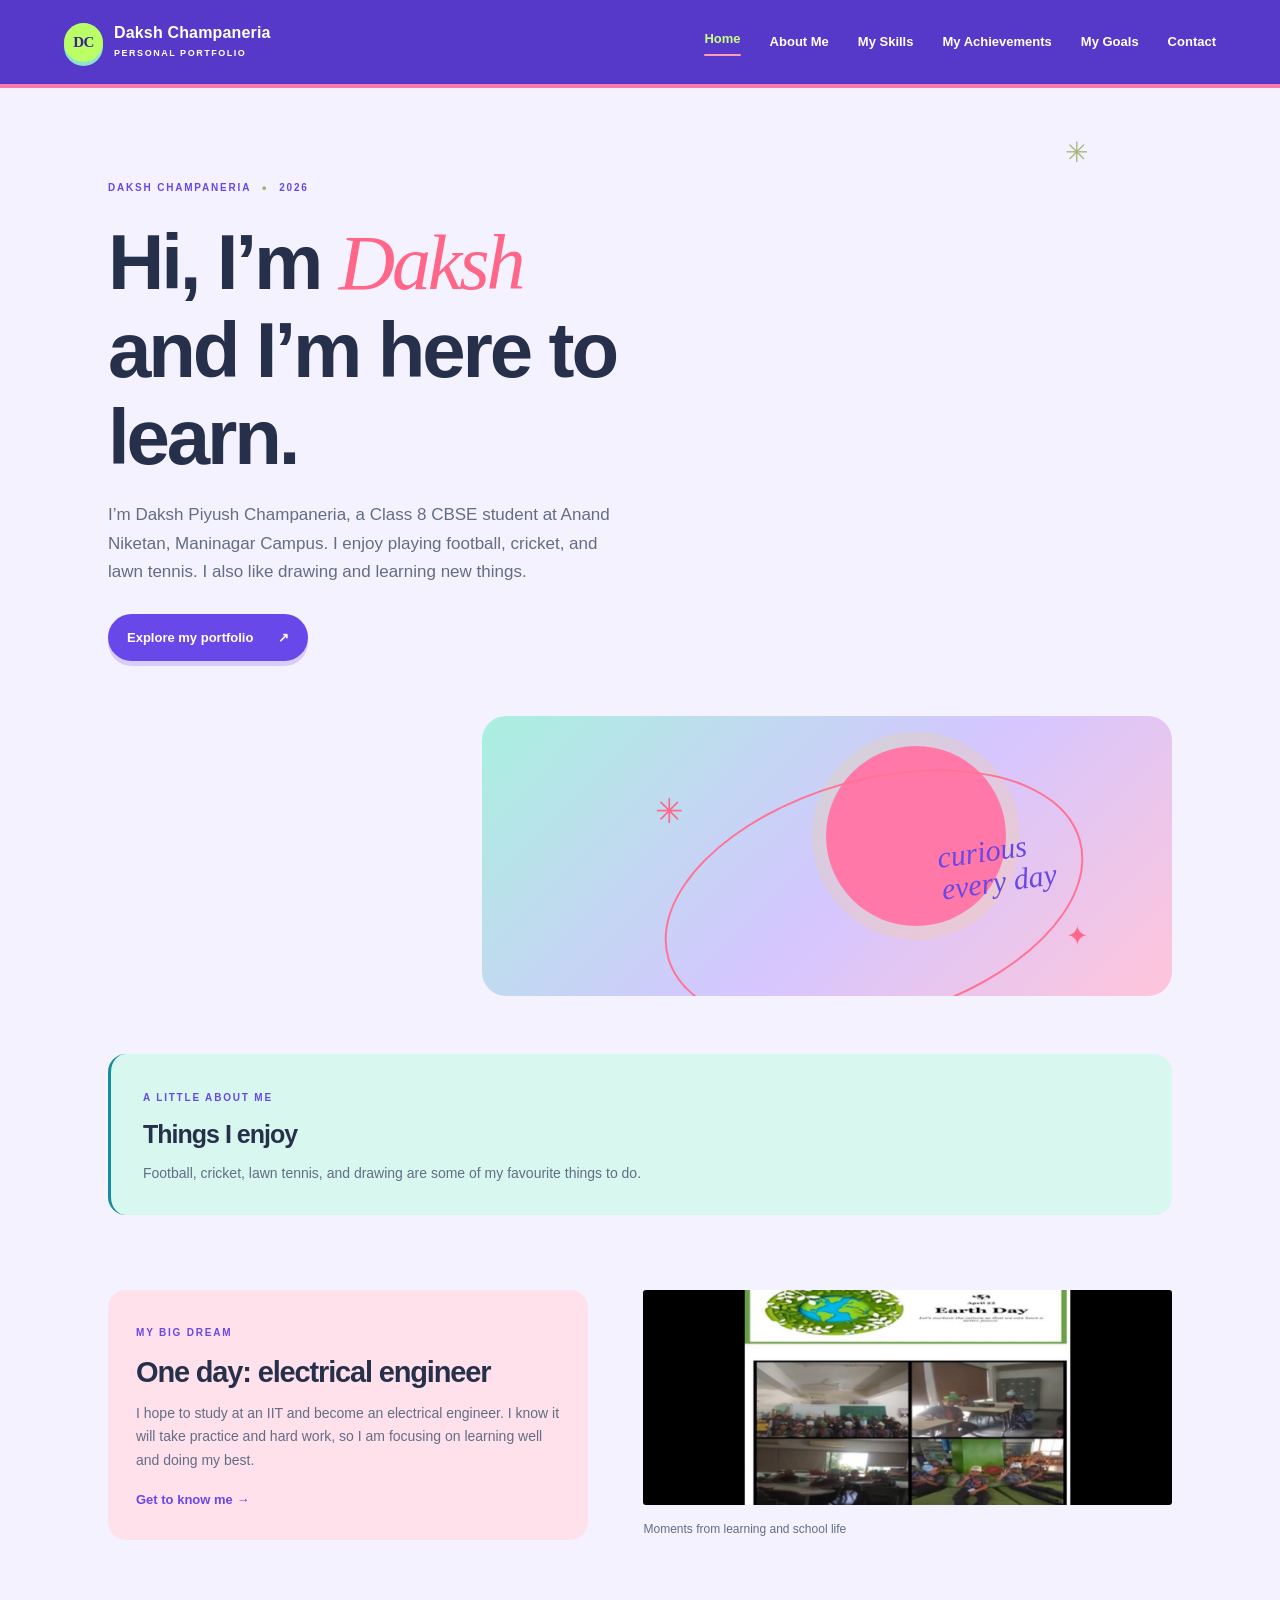
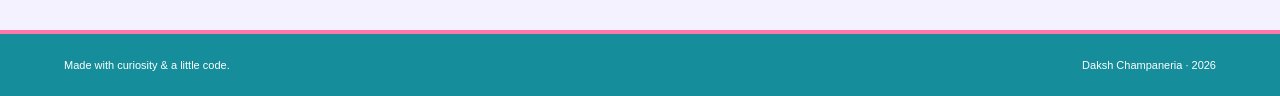
<file: index.html>
<!DOCTYPE html>
<html lang="en">
  <head>
    <meta charset="utf-8">
    <meta content="width=device-width, initial-scale=1" name="viewport">
    <meta content="A student portfolio with learning, projects, and goals." name="description">
    <title>Home | Daksh Champaneria</title>
    <link href="assets/css/style.css" rel="stylesheet">
    <script defer="" src="assets/js/main.js"></script>
  </head>
  <body>
    <a class="skip-link" href="#main">Skip to content</a>
    <header class="site-header">
      <a class="brand" href="index.html"><span class="brand-mark">DC</span><span>Daksh Champaneria<br><small>PERSONAL PORTFOLIO</small></span></a>
      <button aria-controls="site-nav" aria-expanded="false" class="menu-toggle">Menu <span>☰</span></button>
      <nav aria-label="Main navigation" class="site-nav" id="site-nav">
        <a aria-current="page" href="index.html">Home</a>
        <a href="about.html">About Me</a>
        <a href="skills.html">My Skills</a>
        <a href="achievements.html">My Achievements</a>
        <a href="goals.html">My Goals</a>
        <a href="contact.html">Contact</a>
      </nav>
    </header>
    <main class="container home" id="main">
      <div class="hero-copy">
        <span class="eyebrow">DAKSH CHAMPANERIA <span class="dot">●</span> 2026</span>
        <h1>Hi, I’m <span>Daksh</span><br>and I’m here to learn.</h1>
        <p>
          I’m Daksh Piyush Champaneria, a Class 8 CBSE student at Anand Niketan, Maninagar Campus. I enjoy
          playing football, cricket, and lawn tennis. I also like drawing and learning new things.
        </p>
        <a class="button" href="about.html">Explore my portfolio <span aria-hidden="true">↗</span></a>
      </div>
      <div aria-label="Decorative abstract shapes" class="hero-art">
        <div class="sun"></div>
        <div class="orbit"></div>
        <div class="art-label">curious<br>every day</div>
        <span class="spark spark-one">✳</span>
        <span class="spark spark-two">✦</span>
      </div>
      <section aria-labelledby="interests-title" class="interests-panel">
        <span class="eyebrow">A LITTLE ABOUT ME</span>
        <h2 id="interests-title">Things I enjoy</h2>
        <p>Football, cricket, lawn tennis, and drawing are some of my favourite things to do.</p>
      </section>
      <div class="home-bottom">
        <div class="note-card">
          <span class="eyebrow">MY BIG DREAM</span>
          <h2>One day: electrical engineer</h2>
          <p>
            I hope to study at an IIT and become an electrical engineer. I know it will take practice and
            hard work, so I am focusing on learning well and doing my best.
          </p>
          <a class="text-link" href="about.html">Get to know me <span aria-hidden="true">→</span></a>
        </div>
        <figure class="feature-photo">
          <img alt="A collage of student activities and schoolwork" src="assets/image/photo-01.jpeg">
          <figcaption>Moments from learning and school life</figcaption>
        </figure>
      </div>
    </main>
    <footer class="site-footer"><span>Made with curiosity &amp; a little code.</span><span>Daksh Champaneria · 2026</span></footer>
  </body>
</html>
</file>
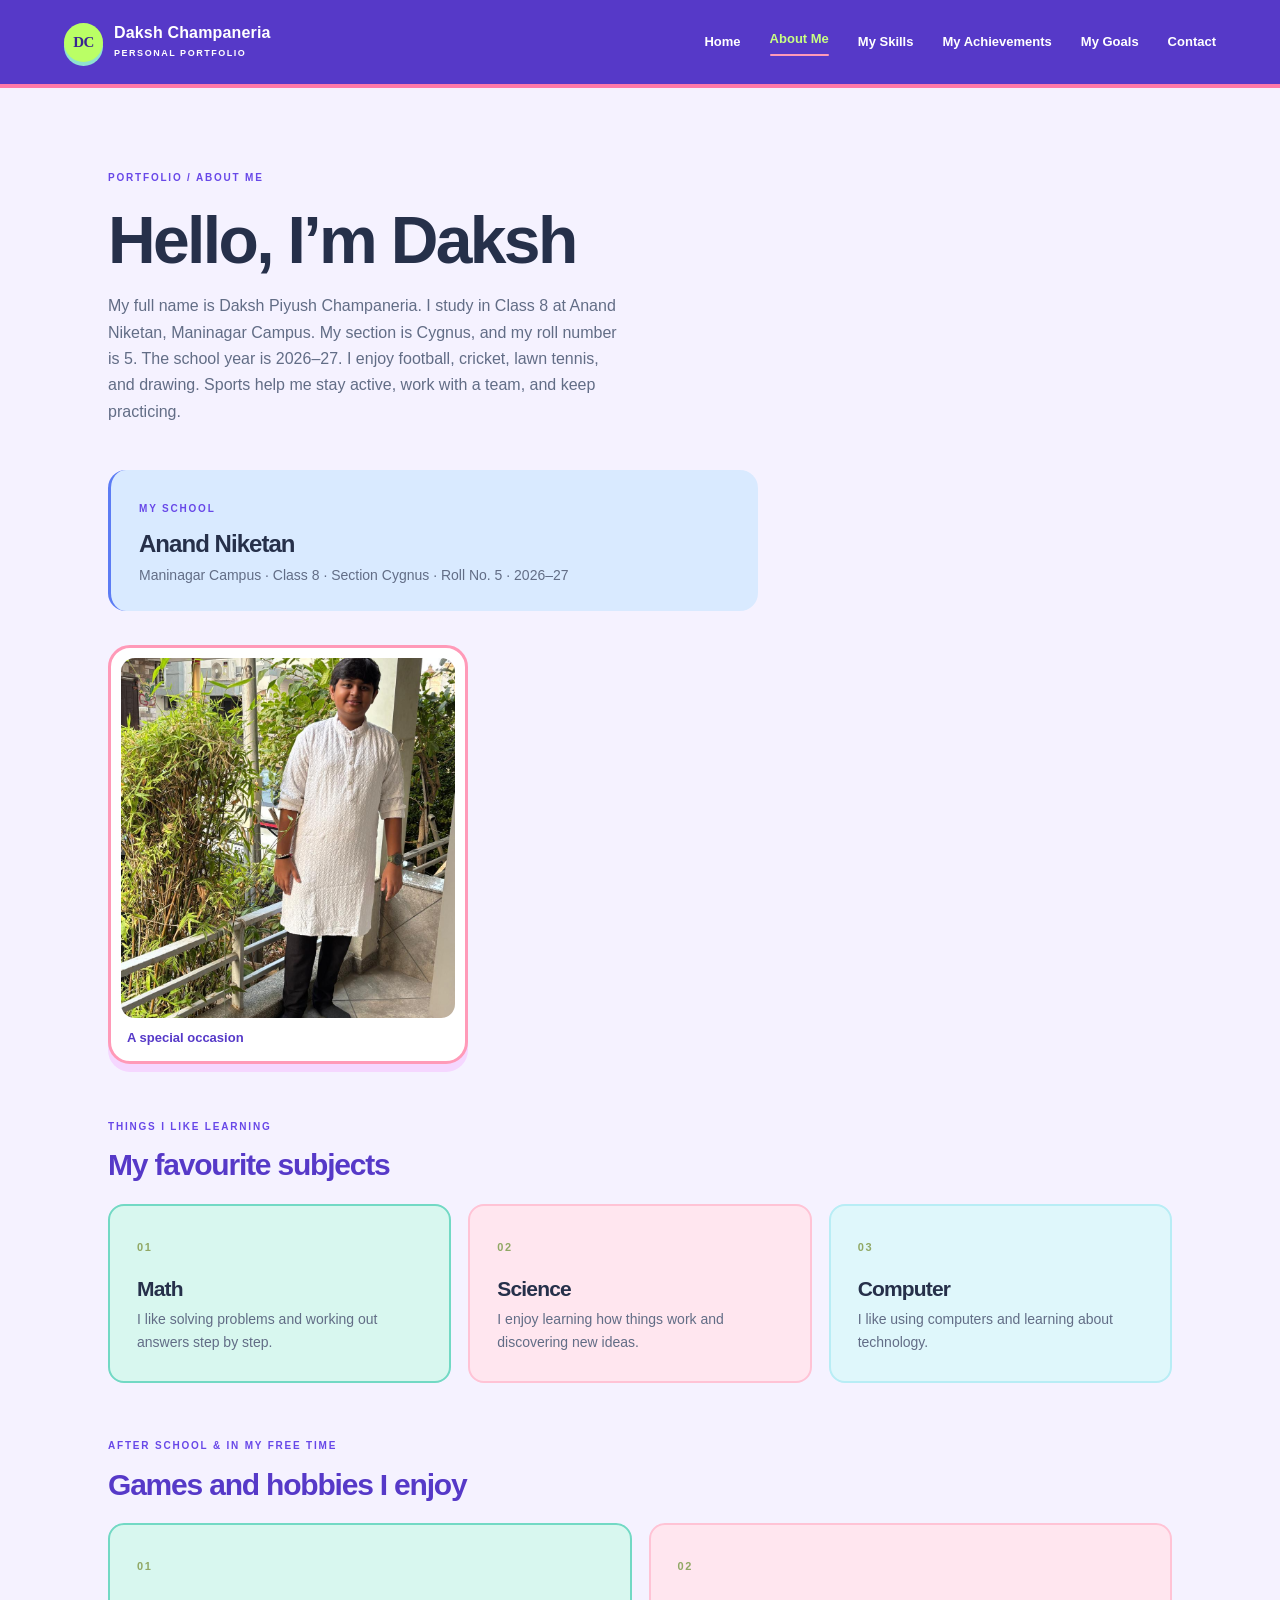
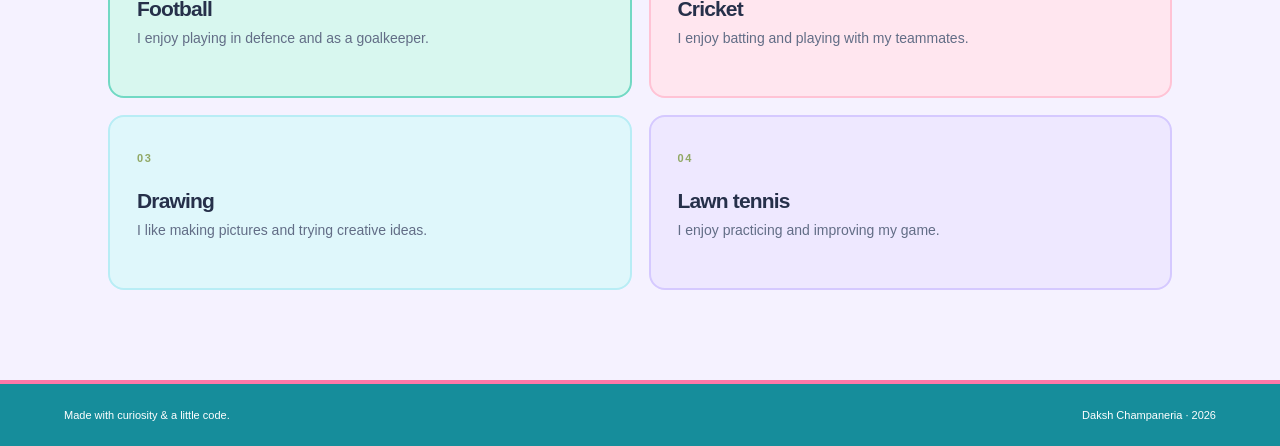
<file: about.html>
<!DOCTYPE html>
<html lang="en">
  <head>
    <meta charset="utf-8">
    <meta content="width=device-width, initial-scale=1" name="viewport">
    <meta content="A student portfolio with learning, projects, and goals." name="description">
    <title>About Me | Daksh Champaneria</title>
    <link href="assets/css/style.css" rel="stylesheet">
    <script defer="" src="assets/js/main.js"></script>
  </head>
  <body>
    <a class="skip-link" href="#main">Skip to content</a>
    <header class="site-header">
      <a class="brand" href="index.html"><span class="brand-mark">DC</span><span>Daksh Champaneria<br><small>PERSONAL PORTFOLIO</small></span></a>
      <button aria-controls="site-nav" aria-expanded="false" class="menu-toggle">Menu <span>☰</span></button>
      <nav aria-label="Main navigation" class="site-nav" id="site-nav">
        <a href="index.html">Home</a>
        <a aria-current="page" href="about.html">About Me</a>
        <a href="skills.html">My Skills</a>
        <a href="achievements.html">My Achievements</a>
        <a href="goals.html">My Goals</a>
        <a href="contact.html">Contact</a>
      </nav>
    </header>
    <main class="container about" id="main">
      <div class="page-heading">
        <span class="eyebrow">PORTFOLIO / ABOUT ME</span>
        <h1>Hello, I’m Daksh</h1>
        <p>
          My full name is Daksh Piyush Champaneria. I study in Class 8 at Anand Niketan, Maninagar Campus.
          My section is Cygnus, and my roll number is 5. The school year is 2026–27. I enjoy football,
          cricket, lawn tennis, and drawing. Sports help me stay active, work with a team, and keep
          practicing.
        </p>
      </div>
      <section aria-labelledby="school-title" class="school-card">
        <span class="eyebrow">MY SCHOOL</span>
        <h2 id="school-title">Anand Niketan</h2>
        <p>Maninagar Campus · Class 8 · Section Cygnus · Roll No. 5 · 2026–27</p>
      </section>
      <figure class="about-photo">
        <img alt="Daksh standing outdoors at a special occasion" loading="lazy" src="assets/image/photo-05.jpeg">
        <figcaption>A special occasion</figcaption>
      </figure>
      <section aria-labelledby="subjects-title" class="profile-section">
        <span class="eyebrow">THINGS I LIKE LEARNING</span>
        <h2 id="subjects-title">My favourite subjects</h2>
        <div class="card-grid subject-grid">
          <article class="info-card">
            <span class="card-number">01</span>
            <h2>Math</h2>
            <p>I like solving problems and working out answers step by step.</p>
          </article>
          <article class="info-card">
            <span class="card-number">02</span>
            <h2>Science</h2>
            <p>I enjoy learning how things work and discovering new ideas.</p>
          </article>
          <article class="info-card">
            <span class="card-number">03</span>
            <h2>Computer</h2>
            <p>I like using computers and learning about technology.</p>
          </article>
        </div>
      </section>
      <section aria-labelledby="hobbies-title" class="profile-section">
        <span class="eyebrow">AFTER SCHOOL &amp; IN MY FREE TIME</span>
        <h2 id="hobbies-title">Games and hobbies I enjoy</h2>
        <div class="card-grid">
          <article class="info-card">
            <span class="card-number">01</span>
            <h2>Football</h2>
            <p>I enjoy playing in defence and as a goalkeeper.</p>
          </article>
          <article class="info-card">
            <span class="card-number">02</span>
            <h2>Cricket</h2>
            <p>I enjoy batting and playing with my teammates.</p>
          </article>
          <article class="info-card">
            <span class="card-number">03</span>
            <h2>Drawing</h2>
            <p>I like making pictures and trying creative ideas.</p>
          </article>
          <article class="info-card">
            <span class="card-number">04</span>
            <h2>Lawn tennis</h2>
            <p>I enjoy practicing and improving my game.</p>
          </article>
        </div>
      </section>
    </main>
    <footer class="site-footer"><span>Made with curiosity &amp; a little code.</span><span>Daksh Champaneria · 2026</span></footer>
  </body>
</html>
</file>
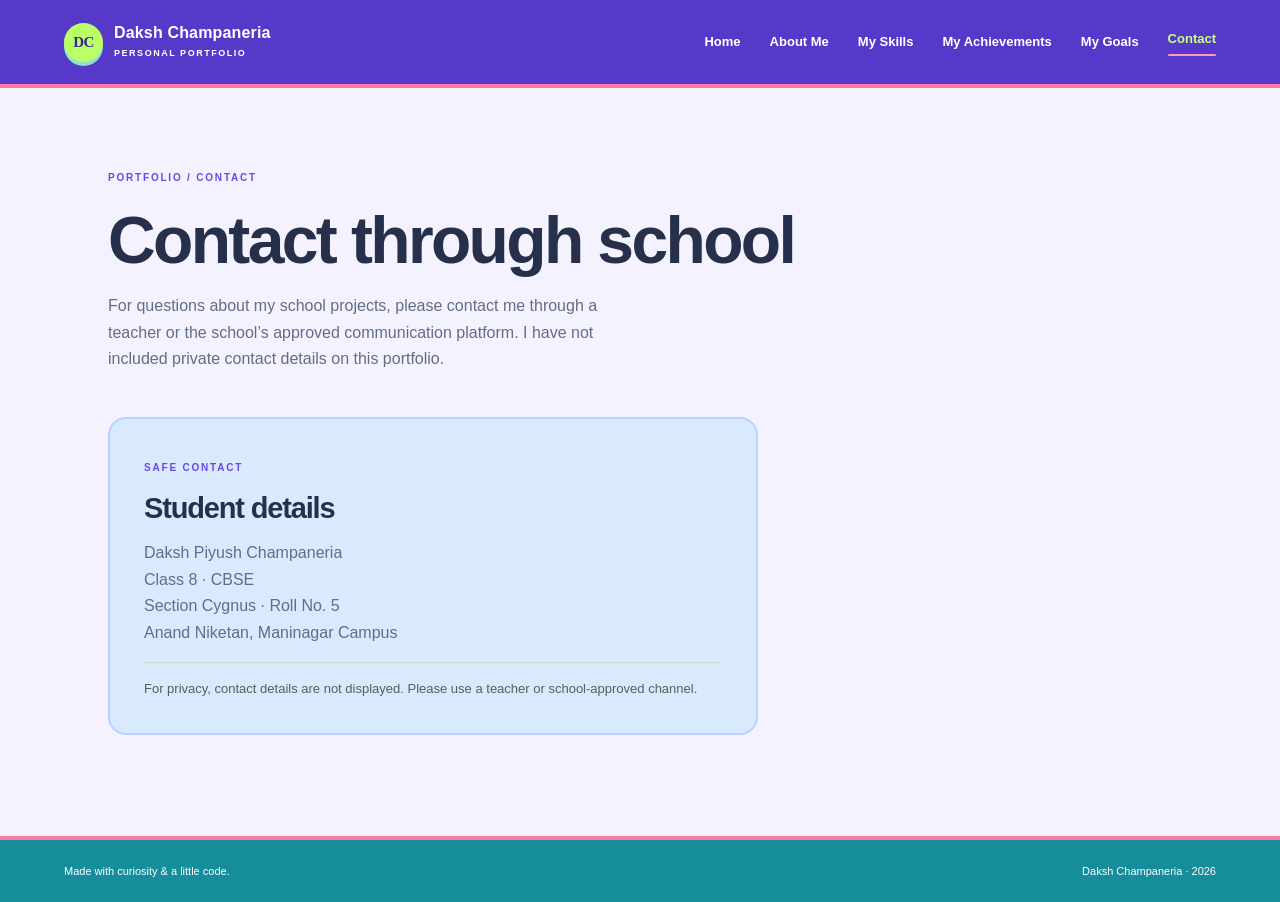
<file: contact.html>
<!DOCTYPE html>
<html lang="en">
  <head>
    <meta charset="utf-8">
    <meta content="width=device-width, initial-scale=1" name="viewport">
    <meta content="A student portfolio with learning, projects, and goals." name="description">
    <title>Contact | Daksh Champaneria</title>
    <link href="assets/css/style.css" rel="stylesheet">
    <script defer="" src="assets/js/main.js"></script>
  </head>
  <body>
    <a class="skip-link" href="#main">Skip to content</a>
    <header class="site-header">
      <a class="brand" href="index.html"><span class="brand-mark">DC</span><span>Daksh Champaneria<br><small>PERSONAL PORTFOLIO</small></span></a>
      <button aria-controls="site-nav" aria-expanded="false" class="menu-toggle">Menu <span>☰</span></button>
      <nav aria-label="Main navigation" class="site-nav" id="site-nav">
        <a href="index.html">Home</a>
        <a href="about.html">About Me</a>
        <a href="skills.html">My Skills</a>
        <a href="achievements.html">My Achievements</a>
        <a href="goals.html">My Goals</a>
        <a aria-current="page" href="contact.html">Contact</a>
      </nav>
    </header>
    <main class="container contact" id="main">
      <div class="page-heading">
        <span class="eyebrow">PORTFOLIO / CONTACT</span>
        <h1>Contact through school</h1>
        <p>
          For questions about my school projects, please contact me through a teacher or the school’s
          approved communication platform. I have not included private contact details on this portfolio.
        </p>
      </div>
      <div class="contact-panel">
        <span class="eyebrow">SAFE CONTACT</span>
        <h2>Student details</h2>
        <p>Daksh Piyush Champaneria<br>Class 8 · CBSE<br>Section Cygnus · Roll No. 5<br>Anand Niketan, Maninagar Campus</p>
        <div class="placeholder">For privacy, contact details are not displayed. Please use a teacher or school-approved channel.</div>
      </div>
    </main>
    <footer class="site-footer"><span>Made with curiosity &amp; a little code.</span><span>Daksh Champaneria · 2026</span></footer>
  </body>
</html>
</file>
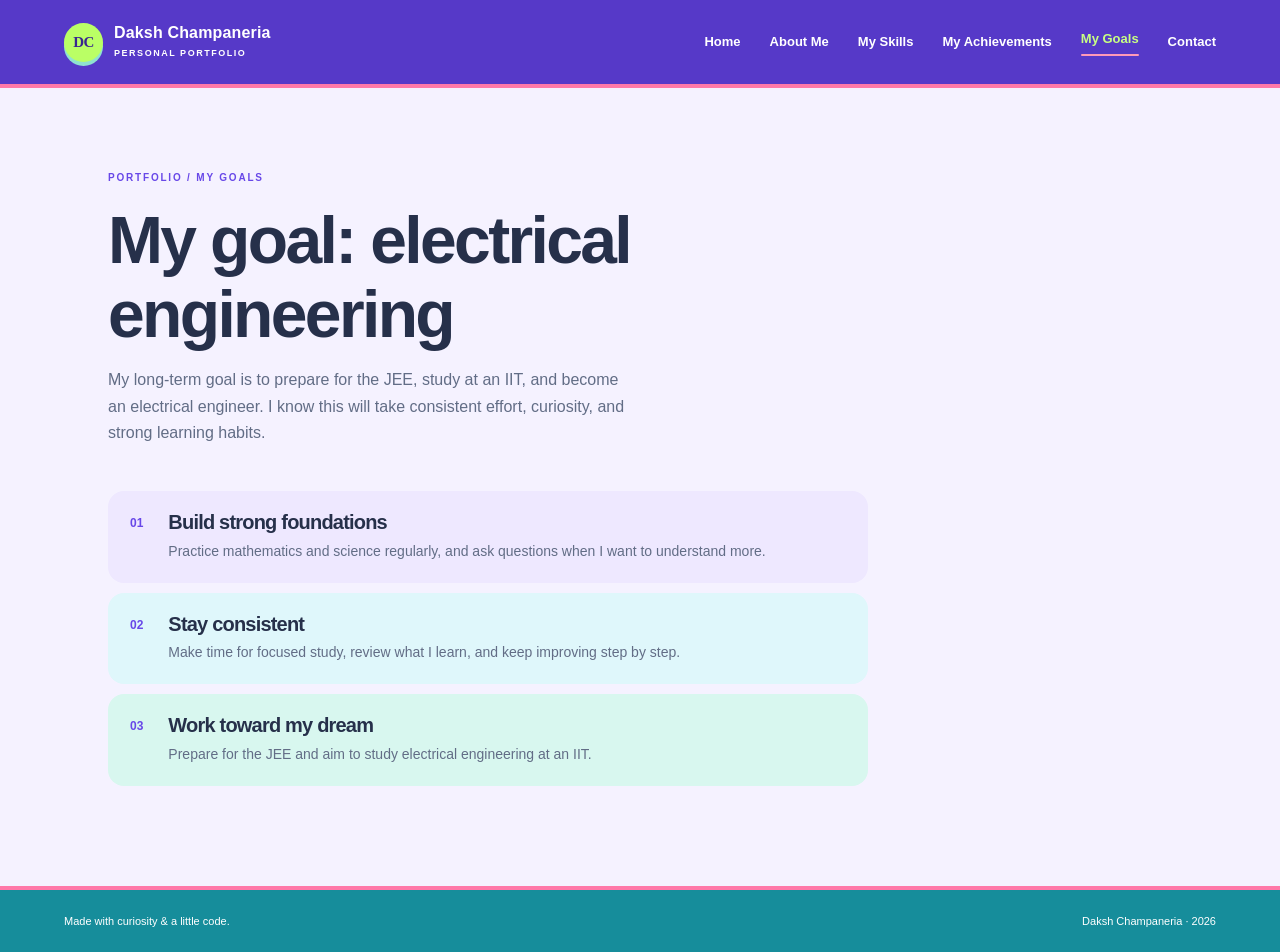
<file: goals.html>
<!DOCTYPE html>
<html lang="en">
  <head>
    <meta charset="utf-8">
    <meta content="width=device-width, initial-scale=1" name="viewport">
    <meta content="A student portfolio with learning, projects, and goals." name="description">
    <title>My Goals | Daksh Champaneria</title>
    <link href="assets/css/style.css" rel="stylesheet">
    <script defer="" src="assets/js/main.js"></script>
  </head>
  <body>
    <a class="skip-link" href="#main">Skip to content</a>
    <header class="site-header">
      <a class="brand" href="index.html"><span class="brand-mark">DC</span><span>Daksh Champaneria<br><small>PERSONAL PORTFOLIO</small></span></a>
      <button aria-controls="site-nav" aria-expanded="false" class="menu-toggle">Menu <span>☰</span></button>
      <nav aria-label="Main navigation" class="site-nav" id="site-nav">
        <a href="index.html">Home</a>
        <a href="about.html">About Me</a>
        <a href="skills.html">My Skills</a>
        <a href="achievements.html">My Achievements</a>
        <a aria-current="page" href="goals.html">My Goals</a>
        <a href="contact.html">Contact</a>
      </nav>
    </header>
    <main class="container goals" id="main">
      <div class="page-heading">
        <span class="eyebrow">PORTFOLIO / MY GOALS</span>
        <h1>My goal: electrical engineering</h1>
        <p>
          My long-term goal is to prepare for the JEE, study at an IIT, and become an electrical engineer.
          I know this will take consistent effort, curiosity, and strong learning habits.
        </p>
      </div>
      <ol class="goal-list">
        <li>
          <span>01</span>
          <div>
            <h2>Build strong foundations</h2>
            <p>Practice mathematics and science regularly, and ask questions when I want to understand more.</p>
          </div>
        </li>
        <li>
          <span>02</span>
          <div>
            <h2>Stay consistent</h2>
            <p>Make time for focused study, review what I learn, and keep improving step by step.</p>
          </div>
        </li>
        <li>
          <span>03</span>
          <div>
            <h2>Work toward my dream</h2>
            <p>Prepare for the JEE and aim to study electrical engineering at an IIT.</p>
          </div>
        </li>
      </ol>
    </main>
    <footer class="site-footer"><span>Made with curiosity &amp; a little code.</span><span>Daksh Champaneria · 2026</span></footer>
  </body>
</html>
</file>
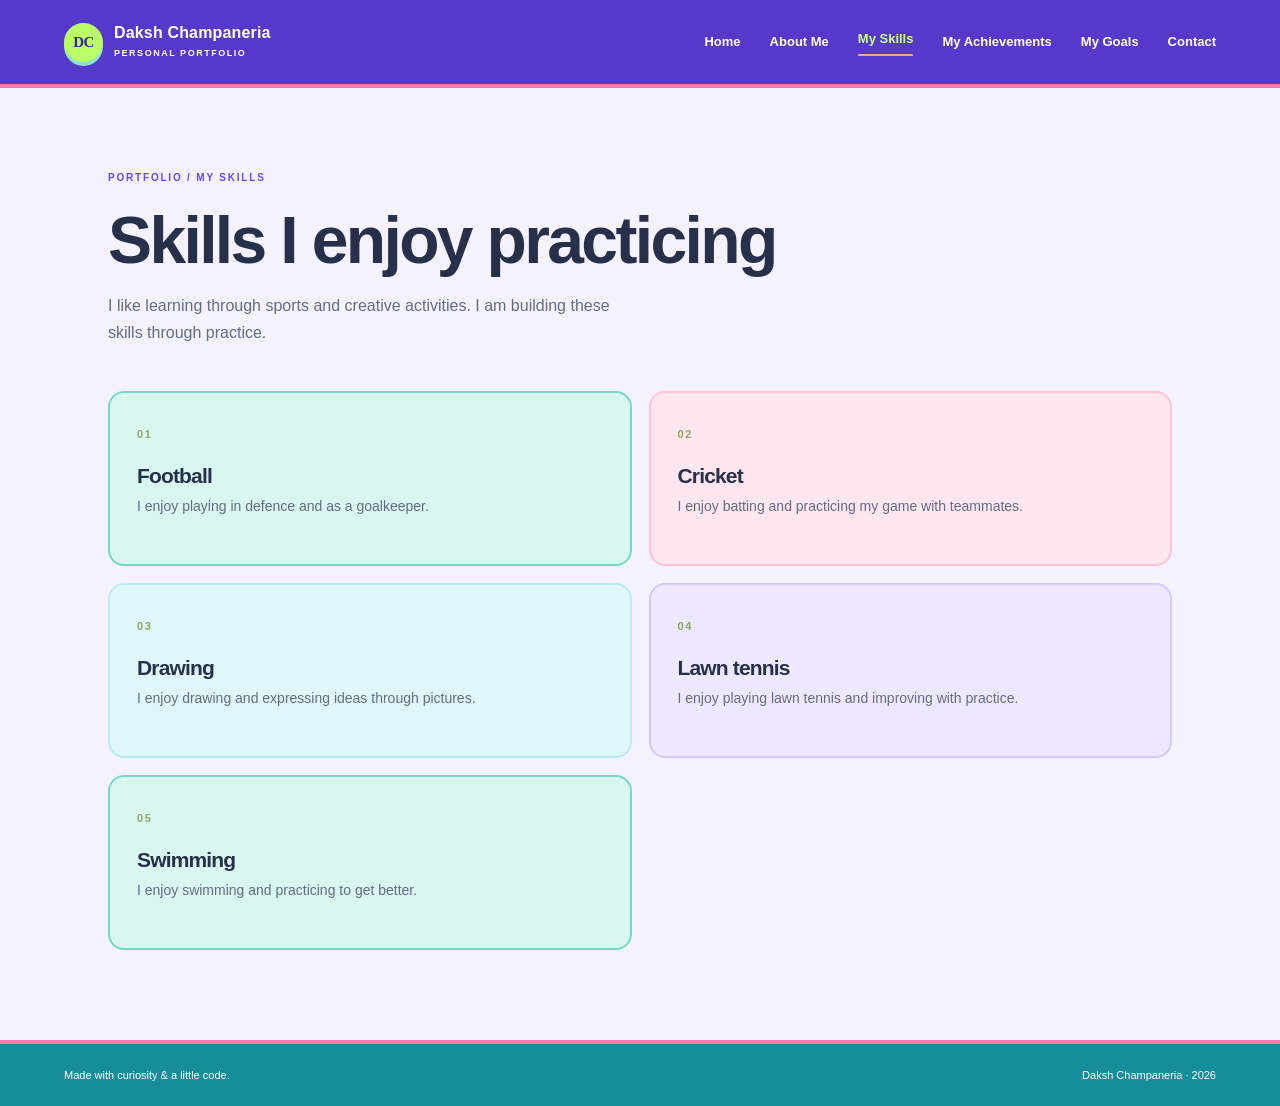
<file: skills.html>
<!DOCTYPE html>
<html lang="en">
  <head>
    <meta charset="utf-8">
    <meta content="width=device-width, initial-scale=1" name="viewport">
    <meta content="A student portfolio with learning, projects, and goals." name="description">
    <title>My Skills | Daksh Champaneria</title>
    <link href="assets/css/style.css" rel="stylesheet">
    <script defer="" src="assets/js/main.js"></script>
  </head>
  <body>
    <a class="skip-link" href="#main">Skip to content</a>
    <header class="site-header">
      <a class="brand" href="index.html"><span class="brand-mark">DC</span><span>Daksh Champaneria<br><small>PERSONAL PORTFOLIO</small></span></a>
      <button aria-controls="site-nav" aria-expanded="false" class="menu-toggle">Menu <span>☰</span></button>
      <nav aria-label="Main navigation" class="site-nav" id="site-nav">
        <a href="index.html">Home</a>
        <a href="about.html">About Me</a>
        <a aria-current="page" href="skills.html">My Skills</a>
        <a href="achievements.html">My Achievements</a>
        <a href="goals.html">My Goals</a>
        <a href="contact.html">Contact</a>
      </nav>
    </header>
    <main class="container skills" id="main">
      <div class="page-heading">
        <span class="eyebrow">PORTFOLIO / MY SKILLS</span>
        <h1>Skills I enjoy practicing</h1>
        <p>I like learning through sports and creative activities. I am building these skills through practice.</p>
      </div>
      <div class="card-grid">
        <article class="info-card">
          <span class="card-number">01</span>
          <h2>Football</h2>
          <p>I enjoy playing in defence and as a goalkeeper.</p>
        </article>
        <article class="info-card">
          <span class="card-number">02</span>
          <h2>Cricket</h2>
          <p>I enjoy batting and practicing my game with teammates.</p>
        </article>
        <article class="info-card">
          <span class="card-number">03</span>
          <h2>Drawing</h2>
          <p>I enjoy drawing and expressing ideas through pictures.</p>
        </article>
        <article class="info-card">
          <span class="card-number">04</span>
          <h2>Lawn tennis</h2>
          <p>I enjoy playing lawn tennis and improving with practice.</p>
        </article>
        <article class="info-card">
          <span class="card-number">05</span>
          <h2>Swimming</h2>
          <p>I enjoy swimming and practicing to get better.</p>
        </article>
      </div>
    </main>
    <footer class="site-footer"><span>Made with curiosity &amp; a little code.</span><span>Daksh Champaneria · 2026</span></footer>
  </body>
</html>
</file>
<file: assets/css/style.css>
:root {
  --ink: #26304a;
  --muted: #626d86;
  --paper: #f5f2ff;
  --green: #6848e8;
  --lime: #baff65;
  --line: #e3d9ff;
  --pink: #ff7397;
  --blue: #64c9e8;
  --orange: #ffb35c;
  --serif: Georgia,'Times New Roman',serif;
}
* {
  box-sizing: border-box;
}
body {
  margin: 0;
  background: var(--paper);
  color: var(--ink);
  font-family: 'DM Sans',Arial,sans-serif;
  font-size: 16px;
  line-height: 1.65;
}
.site-header {
  height: 88px;
  padding: 0 max(5vw,24px);
  display: flex;
  align-items: center;
  justify-content: space-between;
  border-bottom: 1px solid var(--line);
  background: rgba(255,255,255,.94);
}
.brand {
  display: flex;
  align-items: center;
  gap: 11px;
  color: var(--ink);
  font-weight: 700;
  line-height: 1.12;
  text-decoration: none;
  letter-spacing: .01em;
}
.brand small {
  font-size: 9px;
  letter-spacing: .17em;
  color: var(--muted);
}
.brand-mark {
  display: grid;
  place-items: center;
  width: 39px;
  height: 39px;
  border-radius: 50%;
  background: var(--green);
  color: white;
  font-family: var(--serif);
  font-size: 21px;
}
.site-nav {
  display: flex;
  gap: 29px;
  align-items: center;
}
.site-nav a {
  font-size: 13px;
  font-weight: 600;
  color: #59625e;
  text-decoration: none;
  transition: color .2s;
}
.site-nav a:hover,.site-nav a[aria-current=page] {
  color: var(--green);
}
.site-nav a[aria-current=page]:after {
  content: '';
  display: block;
  height: 2px;
  background: #a1bb62;
  margin-top: 4px;
}
.menu-toggle {
  display: none;
}
.container {
  max-width: 1120px;
  margin: auto;
  padding: 75px 28px 90px;
  min-height: calc(100vh - 152px);
}
.home {
  padding-top: 85px;
}
.home:before {
  content: '✳';
  position: absolute;
  top: 130px;
  right: 15%;
  font-size: 28px;
  color: #a8b87c;
}
.hero-copy {
  max-width: 660px;
}
.eyebrow {
  font-size: 10px;
  font-weight: 700;
  letter-spacing: .18em;
  color: var(--green);
}
.dot {
  font-size: 9px;
  color: #a3b66b;
  margin: 0 6px;
}
h1,h2 {
  font-family: Manrope,'DM Sans',sans-serif;
  line-height: 1.12;
  letter-spacing: -.04em;
}
h1 {
  font-size: clamp(44px,6.2vw,78px);
  font-weight: 600;
  margin: 20px 0;
}
.hero-copy h1 span {
  font-family: var(--serif);
  font-style: italic;
  font-weight: 400;
  color: var(--green);
}
.hero-copy>p,.page-heading>p {
  max-width: 520px;
  color: var(--muted);
  font-size: 17px;
  margin: 0 0 28px;
}
.button {
  display: inline-flex;
  gap: 25px;
  align-items: center;
  background: #6848e8;
  padding: 13px 19px;
  color: white;
  text-decoration: none;
  font-size: 13px;
  font-weight: 600;
  border-radius: 24px;
}
.button:hover {
  background: #5233cf;
}
.hero-art {
  height: 280px;
  max-width: 690px;
  position: relative;
  margin: 55px 0 20px auto;
  background: #dff7fb;
  border-radius: 3px;
  overflow: hidden;
}
.sun {
  width: 180px;
  height: 180px;
  background: #ff78a8;
  border-radius: 50%;
  position: absolute;
  right: 24%;
  top: 30px;
}
.orbit {
  width: 430px;
  height: 240px;
  border: 2px solid #ff7397;
  border-radius: 50%;
  position: absolute;
  right: 12%;
  top: 63px;
  transform: rotate(-16deg);
}
.art-label {
  position: absolute;
  right: 17%;
  top: 118px;
  color: #6848e8;
  font-family: var(--serif);
  font-style: italic;
  font-size: 30px;
  line-height: 1.05;
  transform: rotate(-8deg);
}
.spark {
  position: absolute;
  color: #6848e8;
}
.spark-one {
  font-size: 34px;
  left: 25%;
  top: 67px;
}
.spark-two {
  font-size: 27px;
  right: 12%;
  bottom: 38px;
}
.home-bottom {
  display: grid;
  grid-template-columns: 1fr 1.1fr;
  gap: 55px;
  align-items: center;
  margin-top: 75px;
}
.note-card h2,.contact-panel h2 {
  font-size: 29px;
  margin: 12px 0;
}
.note-card p {
  color: var(--muted);
  font-size: 14px;
}
.text-link {
  color: var(--green);
  font-weight: 700;
  text-decoration: none;
  font-size: 13px;
}
.feature-photo {
  margin: 0;
}
.feature-photo img {
  width: 100%;
  height: 215px;
  object-fit: cover;
  border-radius: 3px;
}
.feature-photo figcaption,.gallery-grid figcaption {
  font-size: 12px;
  color: var(--muted);
  margin-top: 7px;
}
.page-heading {
  max-width: 750px;
  margin-bottom: 45px;
}
.page-heading h1 {
  font-size: clamp(42px,5.5vw,66px);
  margin: 15px 0;
}
.page-heading>p {
  font-size: 16px;
}
.card-grid {
  display: grid;
  grid-template-columns: repeat(2,1fr);
  gap: 17px;
}
.info-card {
  padding: 27px;
  background: #fff;
  border: 2px solid var(--line);
  min-height: 175px;
}
.card-number {
  color: #91a865;
  font-size: 11px;
  font-weight: 700;
  letter-spacing: .15em;
}
.info-card h2 {
  font-size: 21px;
  margin: 18px 0 7px;
}
.info-card p,.goal-list p {
  font-size: 14px;
  color: var(--muted);
  margin: 0;
}
.gallery-grid {
  display: grid;
  grid-template-columns: repeat(3,1fr);
  gap: 18px;
}
.gallery-grid figure {
  margin: 0;
}
.gallery-grid img {
  width: 100%;
  height: 190px;
  object-fit: cover;
  background: #e8f7ff;
  border-radius: 3px;
}
.small-note {
  font-size: 12px;
  color: var(--muted);
  margin-top: 22px;
}
.goal-list {
  list-style: none;
  padding: 0;
  margin: 0;
  max-width: 760px;
}
.goal-list li {
  display: flex;
  gap: 25px;
  padding: 23px 0;
  border-top: 1px solid var(--line);
}
.goal-list li>span {
  font-size: 12px;
  color: #8ca05c;
  font-weight: 700;
  padding-top: 3px;
}
.goal-list h2 {
  font-size: 20px;
  margin: 0 0 6px;
}
.contact-panel {
  max-width: 650px;
  background: #d8f7ef;
  padding: 34px;
}
.contact-panel>p {
  color: var(--muted);
}
.placeholder {
  border-top: 1px solid #d4d9ca;
  padding-top: 15px;
  font-size: 13px;
  color: #536157;
}
.site-footer {
  display: flex;
  justify-content: space-between;
  padding: 22px max(5vw,24px);
  border-top: 1px solid var(--line);
  font-size: 11px;
  color: var(--muted);
}
.skip-link {
  position: absolute;
  left: -999px;
  top: 0;
}
.skip-link:focus {
  left: 10px;
  top: 10px;
  background: white;
  padding: 8px;
  z-index: 5;
}
@media(max-width:760px) {
  .site-header {
    height: 72px;
    position: relative;
  }
  .menu-toggle {
    display: flex;
    gap: 10px;
    align-items: center;
    background: none;
    border: 1px solid var(--line);
    padding: 8px 11px;
    color: var(--ink);
    font: inherit;
    font-size: 13px;
  }
  .site-nav {
    display: none;
    position: absolute;
    top: 71px;
    left: 0;
    right: 0;
    background: var(--paper);
    z-index: 3;
    padding: 18px 24px 24px;
    border-bottom: 1px solid var(--line);
    flex-direction: column;
    align-items: flex-start;
    gap: 15px;
  }
  .site-nav.open {
    display: flex;
  }
  .container {
    padding: 54px 23px 65px;
  }
  .home {
    padding-top: 62px;
  }
  .hero-art {
    height: 220px;
    margin-top: 40px;
  }
  .sun {
    width: 145px;
    height: 145px;
  }
  .orbit {
    width: 330px;
    height: 200px;
  }
  .home-bottom {
    grid-template-columns: 1fr;
    gap: 30px;
    margin-top: 55px;
  }
  .gallery-grid {
    grid-template-columns: 1fr 1fr;
  }
  .gallery-grid img {
    height: 145px;
  }
  .site-footer {
    gap: 12px;
    flex-direction: column;
  }
  .home:before {
    right: 7%;
    top: 112px;
  }
}
@media(max-width:440px) {
  .gallery-grid,.card-grid {
    grid-template-columns: 1fr;
  }
  .gallery-grid img {
    height: 190px;
  }
  .hero-copy>p {
    font-size: 15px;
  }
  .container {
    padding-left: 20px;
    padding-right: 20px;
  }
}

.interests-panel {
  margin-top: 58px;
  padding: 29px 32px;
  background: #d8f7ef;
  border-left: 3px solid #a1bb62;
}

.interests-panel h2 {
  margin: 11px 0;
  font-size: 25px;
}

.interests-panel > p {
  max-width: 650px;
  margin-bottom: 0;
  color: var(--muted);
  font-size: 14px;
}

.school-card {
  max-width: 650px;
  margin-top: 32px;
  padding: 24px 28px;
  background: #d8f7ef;
  border-left: 3px solid #a1bb62;
}

.school-card h2 {
  margin: 10px 0 6px;
  font-size: 24px;
}

.school-card p {
  margin: 0;
  color: var(--muted);
  font-size: 14px;
}


/* Bright, friendly details across the portfolio */
.brand-mark {
  background: var(--pink);
  color: #fff;
  box-shadow: 0 4px 0 #ffd6e1;
}

.site-nav a:hover,
.site-nav a[aria-current="page"] {
  color: #6848e8;
}

.site-nav a[aria-current="page"]::after {
  background: var(--orange);
  border-radius: 4px;
}

.hero-copy h1 span {
  color: #ff6687;
}

.button {
  box-shadow: 0 5px 0 #d9cdfc;
  transition: transform .2s ease, box-shadow .2s ease, background .2s ease;
}

.button:hover {
  transform: translateY(-2px);
  box-shadow: 0 7px 0 #d9cdfc;
}

.hero-art {
  background: linear-gradient(135deg, #dff7fb, #f4e8ff 55%, #d8f7ef);
  border-radius: 24px;
}

.sun {
  background: #ff78a8;
  box-shadow: 0 0 0 14px rgba(255, 207, 105, .2);
}

.spark {
  color: #ff6687;
}

.interests-panel {
  background: #d8f7ef;
  border-left-color: #ffb35c;
  border-radius: 18px;
}

.school-card {
  background: #dff7fb;
  border-left-color: #64c9e8;
  border-radius: 18px;
}

.note-card {
  padding: 28px;
  background: #ffe6ef;
  border-radius: 18px;
}

.info-card,
.gallery-grid figure {
  border-radius: 16px;
  transition: transform .2s ease, box-shadow .2s ease;
}

.info-card:hover,
.gallery-grid figure:hover {
  transform: translateY(-4px);
  box-shadow: 0 10px 24px rgba(62, 48, 110, .12);
}

.info-card:nth-child(4n + 1) {
  background: #d8f7ef;
  border-color: #72d9c4;
}

.info-card:nth-child(4n + 2) {
  background: #ffe6ef;
  border-color: #ffc3d5;
}

.info-card:nth-child(4n + 3) {
  background: #dff7fb;
  border-color: #b8edf5;
}

.info-card:nth-child(4n) {
  background: #eee8ff;
  border-color: #d5c9ff;
}

.gallery-grid figure {
  padding: 9px;
  background: #fff;
  border: 2px solid #f3dfd3;
}

.gallery-grid img {
  border-radius: 11px;
}

.goal-list li {
  margin: 10px 0;
  padding: 20px 22px;
  background: #eee8ff;
  border: 0;
  border-radius: 16px;
}

.goal-list li:nth-child(2) {
  background: #dff7fb;
}

.goal-list li:nth-child(3) {
  background: #d8f7ef;
}

.goal-list li > span {
  color: #6848e8;
}

.contact-panel {
  background: #dff7fb;
  border: 2px solid #b8edf5;
  border-radius: 18px;
}

.site-footer {
  background: #d8f7ef;
  border-top-color: #72d9c4;
}

.menu-toggle {
  border-radius: 14px;
  border-color: #d5c9ff;
}


/* Stronger colors for a brighter, more playful finish */
body {
  background: #f5f2ff;
}

.site-header {
  background: #5639c8;
  border-bottom: 4px solid #ff78a8;
}

.brand,
.brand small,
.site-nav a {
  color: #fff;
}

.brand-mark {
  background: #baff65;
  color: #39258f;
  box-shadow: 0 4px 0 #8fe2d0;
}

.site-nav a:hover,
.site-nav a[aria-current="page"] {
  color: #c8ff83;
}

.site-nav a[aria-current="page"]::after {
  background: #ff9ab8;
}

.menu-toggle {
  color: #fff;
  border-color: #cbbcff;
}

.site-footer {
  color: #fff;
  background: #168d9b;
  border-top: 4px solid #ff78a8;
}

.hero-art {
  background: linear-gradient(135deg, #a9f0df, #d5c6ff 55%, #ffc5da);
}

.interests-panel {
  background: #d8f7ef;
  border-left-color: #168d9b;
}

.school-card {
  background: #d9eaff;
  border-left-color: #5c7cf4;
}

.note-card {
  background: #ffe1eb;
}

.goal-list li:nth-child(3) {
  background: #d8f7ef;
}

.contact-panel {
  background: #d9eaff;
  border-color: #b9d3ff;
}

.profile-section {
  margin-top: 48px;
}

.profile-section > h2 {
  margin: 10px 0 22px;
  color: #5639c8;
  font-size: 30px;
}

.subject-grid {
  grid-template-columns: repeat(3, 1fr);
}

@media (max-width: 760px) {
  .site-header {
    z-index: 10;
  }

  .menu-toggle {
    min-height: 44px;
    padding: 9px 15px;
    border: 2px solid rgba(255, 255, 255, .72);
    border-radius: 18px;
    background: transparent;
    color: #fff;
    cursor: pointer;
  }

  .menu-toggle:hover,
  .menu-toggle:focus-visible {
    background: rgba(255, 255, 255, .14);
    outline: 2px solid #baff65;
    outline-offset: 3px;
  }

  .site-nav {
    top: calc(100% - 1px);
    z-index: 11;
    padding: 18px max(5vw, 24px) 24px;
    background: #5639c8;
    border-bottom: 4px solid #ff78a8;
    box-shadow: 0 12px 22px rgba(38, 30, 82, .2);
  }

  .site-nav a {
    display: block;
    width: 100%;
    padding: 5px 0;
    color: #fff;
    font-size: 16px;
  }

  .site-nav a:hover,
  .site-nav a[aria-current="page"] {
    color: #c8ff83;
  }

  .site-nav a[aria-current="page"]::after {
    width: 58px;
    height: 3px;
    margin-top: 5px;
    background: #ff9ab8;
    border-radius: 4px;
  }

  .subject-grid {
    grid-template-columns: 1fr 1fr;
  }
}

@media (max-width: 440px) {
  .subject-grid {
    grid-template-columns: 1fr;
  }
}

.about-photo {
  max-width: 360px;
  margin: 34px 0 0;
  padding: 10px;
  background: #fff;
  border: 3px solid #ff9ab8;
  border-radius: 22px;
  box-shadow: 0 8px 0 #f5d7ff;
}

.about-photo img {
  display: block;
  width: 100%;
  height: 360px;
  object-fit: cover;
  object-position: center 30%;
  border-radius: 14px;
}

.about-photo figcaption {
  padding: 9px 6px 3px;
  color: #5639c8;
  font-size: 13px;
  font-weight: 700;
}

.gallery-image-button {
  display: block;
  width: 100%;
  padding: 0;
  border: 0;
  background: transparent;
  cursor: zoom-in;
}

.gallery-image-button:focus-visible,
.photo-dialog-close:focus-visible {
  outline: 3px solid #5639c8;
  outline-offset: 4px;
}

.photo-dialog {
  position: relative;
  width: min(90vw, 720px);
  max-height: 90vh;
  padding: 18px;
  border: 4px solid #ff78a8;
  border-radius: 22px;
  background: #fff;
  color: #26304a;
  box-shadow: 0 18px 60px rgba(38, 24, 91, .3);
}

.photo-dialog::backdrop {
  background: rgba(35, 25, 70, .72);
}

.photo-dialog-image {
  display: block;
  max-width: 100%;
  max-height: 72vh;
  margin: 0 auto;
  object-fit: contain;
  border-radius: 12px;
}

.photo-dialog p {
  margin: 12px 40px 0 4px;
  color: #5639c8;
  font-weight: 700;
}

.photo-dialog-close {
  position: absolute;
  top: 8px;
  right: 8px;
  z-index: 1;
  width: 38px;
  height: 38px;
  border: 0;
  border-radius: 50%;
  background: #ff78a8;
  color: #fff;
  font-size: 26px;
  line-height: 1;
  cursor: pointer;
}


.brand-mark {
  font-size: 15px;
  font-weight: 700;
  letter-spacing: -.04em;
}
</file>
